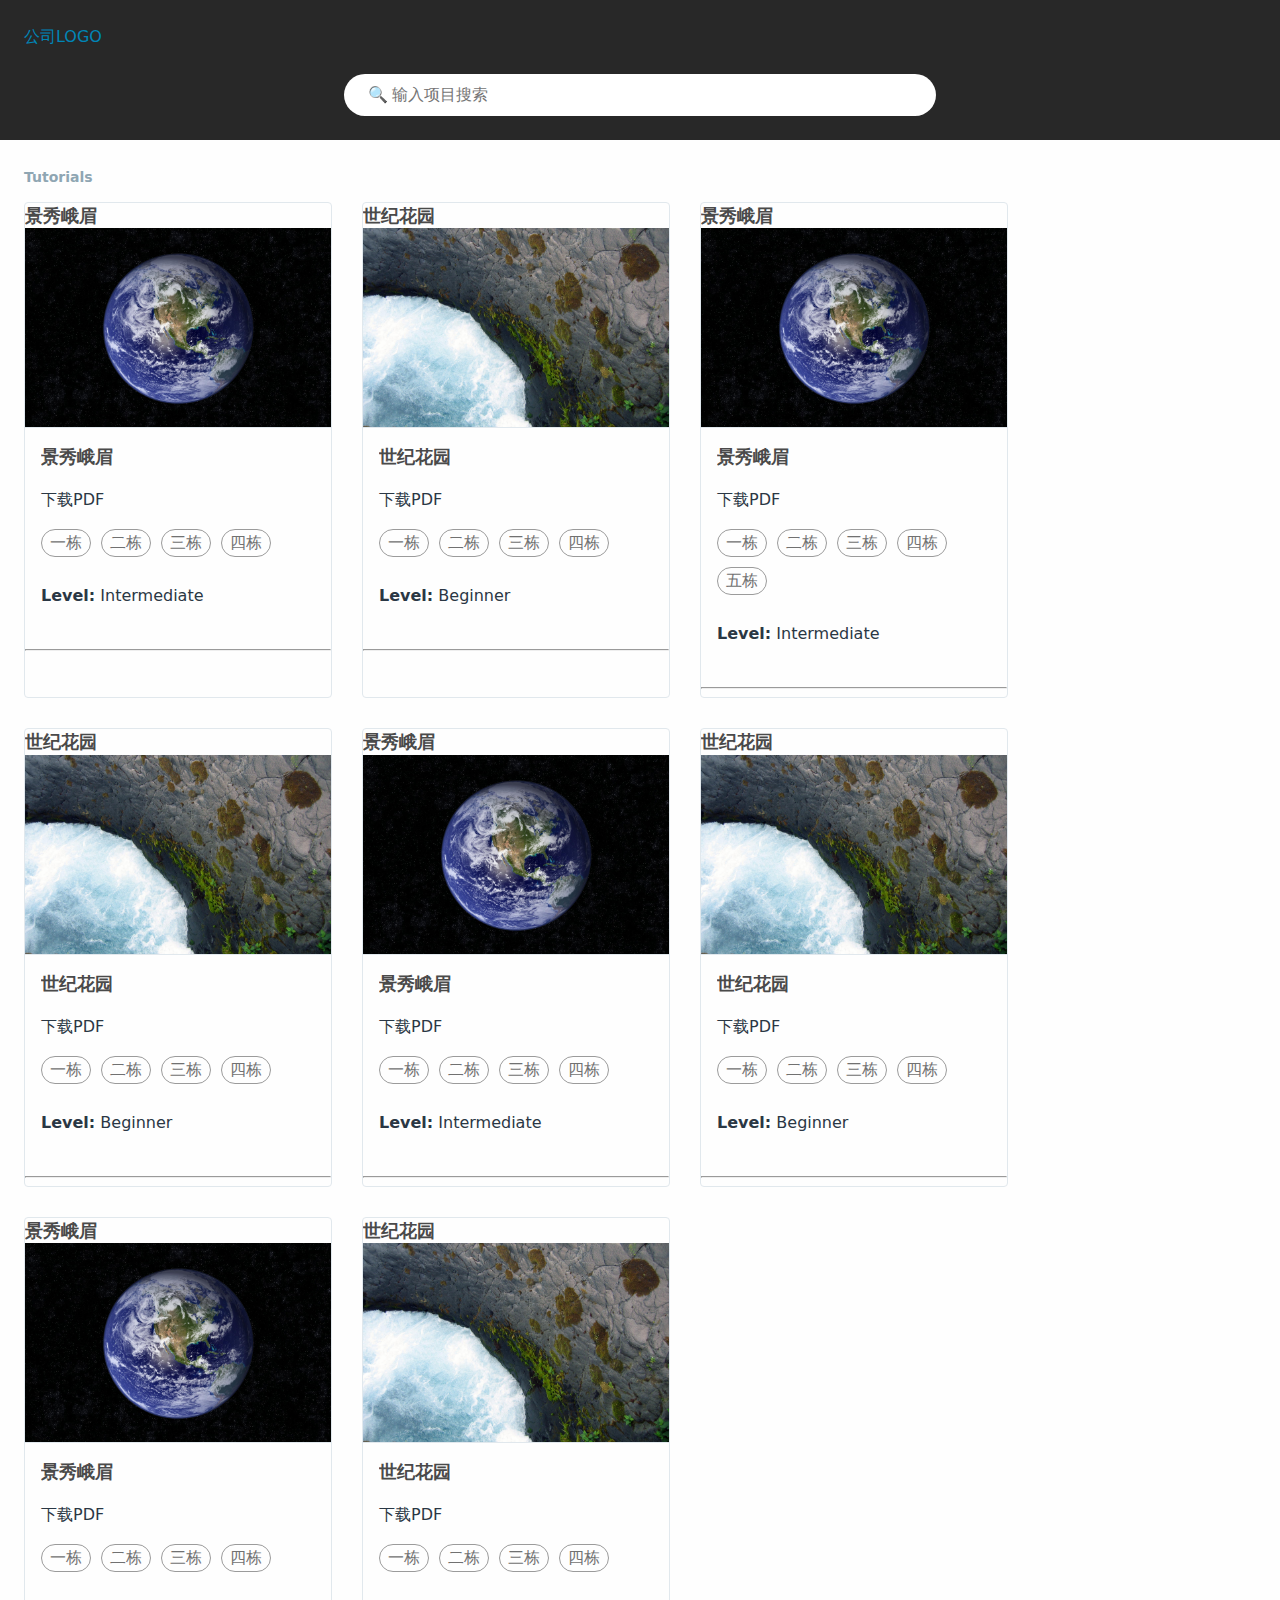
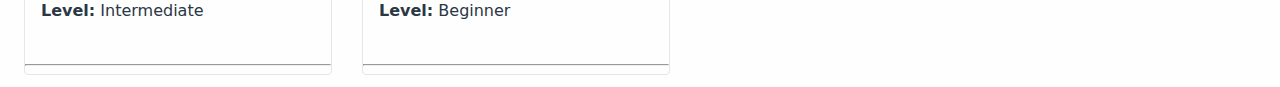
<file: hello-city.html>
<!DOCTYPE html>
<html lang="en">
<head>
    <meta charset="UTF-8">
    <meta name="viewport" content="width=device-width, initial-scale=1.0">
    <meta name="viewport" content="width=device-width, initial-scale=1, maximum-scale=1, user-scalable=no">
    <title>website search demo</title>
    <link rel="stylesheet" href="styles/search.css">
</head>
<body>
    <header>
        <div class="container header-content">
            <a href="index.html">
              公司LOGO
              <!-- <img alt="envato-tuts+" class="logo" src="https://static.tutsplus.com/packs/media/images/tuts_logo-ae9e557ae6c08db82f47e6047900e39b.svg"> -->
            </a>
            <!-- <img alt="envato-tuts+" class="logo" > -->
        
            <div class="search-bar">
              <input id="search" type="search" placeholder="&#x1F50D; 输入项目搜索" list="search-suggestions" autocomplete="off"/>
              
              <datalist id="search-suggestions">
                  <option value="景秀峨眉">
                  <option value="世纪花园">
                  <option value="jxem">
              </datalist>
            </div>
        </div>
    </header>
    
      <main class="container">
        <div class="profile__posts">
          <div class="search-display"></div>
          <div class="card-header">
            <div class="card-header__title">Tutorials</div>
          </div>
          <div class="posts-container">
          </div>
        </div>
      </main>
    <!-- <header>
        <div class="search-bar">
            <input 
              id="search" 
              type="search" 
              placeholder="Start typing to search..." 
              list="search-suggestions" 
              autocomplete="off"
            />
            
            <datalist id="search-suggestions">
              <option value="JavaScript">
              <option value="CSS">
              <option value="Accessibility">
              <option value="Web Design">
            </datalist>
        </div>
    </header>
    <main class="container">
        <div class="search-display"></div>
        
        <div class="posts-container"></div>
    </main> -->
    
    <script src="scripts/search.js"></script>
</body>
</html>
</file>
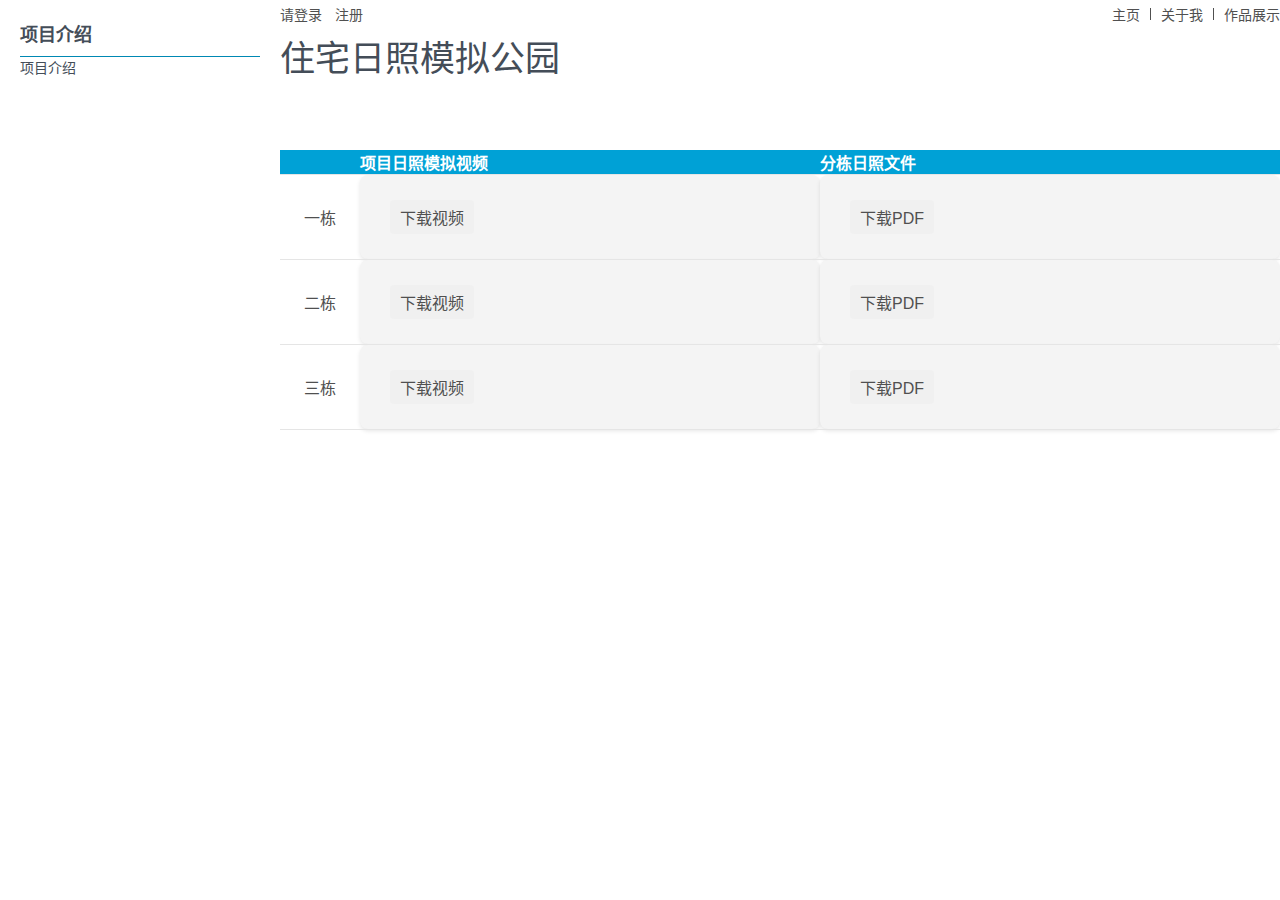
<file: hello-projects.html>
<!DOCTYPE html>
<html lang="zh-CN">
<head>
    <meta charset="UTF-8">
    <meta name="viewport" content="width=device-width, initial-scale=1.0">
    <title>Kun Di Arch projects</title>    
    <link rel="stylesheet" href="styles/hello-main-styles.css">
    <link rel="icon" href="images/logo.png" type="image/x-icon">
</head>
<body>
    <div class="container">
        <!-- 左侧栏 -->
        <div class="sidebar">
            <!-- 项目介绍 -->
            <div class="sidebar-block">
                <h2>项目介绍</h2>
                <p>
                    项目介绍
                </p>
            </div>
        </div>

        <!-- 右侧主内容区 -->
        <div class="main-content">
            <!-- 导航栏 -->
            <section class="navsection">
                <div class="fl">
                    <ul>
                        <ul><a href="#">请登录</a> &nbsp; <a href="#">注册</a></ul>
                    </ul>
                </div>
                <div class="fr">
                    <ul>
                        <li><a href="index.html">主页</a></li>
                        <li></li>
                        <li><a href="#news">关于我</a></li>
                        <li></li>
                        <li><a href="hello-city.html">作品展示</a></li>
                    </ul>
                </div>
            </section>
            <div class="main-content-title"><span>住宅日照模拟公园</span></div>
            <!-- 导航栏 -->
            <table>
                <thead>
                    <tr>
                        <th class="first-column"></th>
                        <th>项目日照模拟视频</th>
                        <th>分栋日照文件</th>
                    </tr>
                </thead>
                <tbody>
                    <tr>
                        <td  class="first-column">
                            <div>
                                <span>一栋</span>
                            </div>
                        </td>
                        <td>
                            <!-- <table class="inner-table">
                                <tr>
                                    <td>
                                        <img src="images/video2.jpg" alt="图片1">
                                    </td>
                                    <td>
                                        <img src="images/video2.jpg" alt="图片2">
                                    </td>
                                </tr>
                            </table> -->
                            <div class="card">
                                <div class="city-list">
                                    <!-- <span class="city" onclick="doDownloadFile('id')">下载</span> -->
                                    <a href="vedio/日照模拟.mp4" download class="city">下载视频</a>
                                </div>
                            </div>
                        </td>
                        <td>
                            <div class="card">
                                <div class="city-list">
                                    <!-- <span class="city" onclick="doDownloadFile('id')">下载</span> -->
                                    <a href="documents/乐山市景秀峨眉三期.pdf" download class="city">下载PDF</a>
                                </div>
                            </div>
                        </td>
                    </tr>
                    <tr>
                        <td class="first-column">
                            <div>
                                <span>二栋</span>
                            </div>
                        </td>
                        <td>
                            <div class="card">
                                <div class="city-list">
                                    <a href="vedio/日照模拟.mp4" download class="city">下载视频</a>
                                </div>
                            </div>
                        </td>
                        <td>
                            <div class="card">
                                <div class="city-list">
                                    <a href="documents/乐山市景秀峨眉三期.pdf" download class="city">下载PDF</a>
                                </div>
                            </div>
                        </td>
                    </tr>
                    <tr>
                        <td  class="first-column">
                            <div>
                                <span>三栋</span>
                            </div>
                        </td>
                        <td>
                            <div class="card">
                                <div class="city-list">
                                    <a href="vedio/日照模拟.mp4" download class="city">下载视频</a>
                                </div>
                            </div>
                        </td>
                        <td>
                            <div class="card">
                                <div class="city-list">
                                    <a href="documents/乐山市景秀峨眉三期.pdf" download class="city">下载PDF</a>
                                </div>
                            </div>
                        </td>
                    </tr>
                </tbody>
            </table>
        </div>
    </div>
    <script src="scripts/hello-main.js"></script>
</body>
</html>
</file>
<file: styles/search.css>
* {
    box-sizing: border-box;
  }
  
  body {
    min-width: 1200px;
    font: normal 16px/26px system-ui, Roboto, Arial, sans-serif;
    background: #fefefe;
    color: #2a3744;
    margin: 0;
    padding: 0;
    text-rendering: optimizeLegibility;
    -webkit-font-smoothing: antialiased;
    -webkit-text-size-adjust: none;
    overflow-x: hidden;
  }
  
  header {
    background: #282828;
    position: relative;
    font-family: system-ui, Roboto, sans-serif;
    min-height: 75px;
    display: flex;
    align-items: center;
    position: sticky;
    top: -54px;
    z-index: 2;
  }
  
  .logo {
    height: 24px;
  }
  
  a {
    color: #0085b6;
    text-decoration: none;
    border: none;
  }
  
  .container {
    max-width: 1440px;
    margin: 0 auto;
    padding: 24px 24px 0px;
    width: 100%;
  }
  
  .search-bar {
    display: flex;
    justify-content: center;
    padding: 24px;
  }
  
  .search-bar input {
    width: 50%;
    min-width: 300px;
    padding: 12px 24px;
    border-radius: 24px;
    font-size: 16px;
    border: 0px;
    outline: none;
  }
  
  .search-bar [list]::-webkit-list-button,
  .search-bar [list]::-webkit-calendar-picker-indicator {
    display: none !important;
  }
  
  .search-display {
    text-align: center;
  }
  
  .card-header__title {
    font-weight: 700;
    font-size: 14px;
    color: #8fa6b3;
  }
  
  .posts-container {
    display: flex;
    flex-wrap: wrap;
    gap: 30px;
    padding: 12px 0;
  }
  
  .post {
    position: relative;
    min-width: 300px;
    flex: 0 0 25%;
    border: 1px solid #e1e8ed;
    border-radius: 4px;
    min-height: 300px;
    height: auto;
    /* margin-left: 50px; */
  }
  
  .post-title {
    font: 700 18px/1.4em system-ui, Roboto, Arial, sans-serif;
    color: #4a4a4a;
    margin-top: 0;
    display: -webkit-box;
    -webkit-line-clamp: 3;
    -webkit-box-orient: vertical;
    overflow: hidden;
    text-overflow: ellipsis;
  }
  
  .post-image {
    width: 100%;
    height: 100%;
    object-fit: cover;
    object-position: top;
  }
  
  .post-content {
    padding: 16px;
  }
  
  .post-preview {
    overflow: hidden;
    width: 100%;
    text-align: center;
    display: block;
    margin: 0 auto;
    border-bottom: 1px solid #e1e8ed;
    line-height: 0;
    height: 200px;
  }
  
  .post-tag {
    display: inline-block;
    margin-right: 10px;
    margin-bottom: 10px;
    padding: 0 8px;
    color: #717171;
    border: 1px solid #9b9b9b;
    border-radius: 25px;
    white-space: nowrap;
  }
  
  .filter-container {
    display: flex;
    flex-wrap: wrap;
    justify-content: flex-start;
    gap: 10px;
    padding: 32px 0;
    border-top: 1px solid #e4e4e4;
    border-bottom: 1px solid #e4e4e4;
    margin-bottom: 32px;
  }
  
  .filter-button {
    transition: background-color 200ms, color 200ms;
    background-color: transparent;
    font: inherit;
    cursor: pointer;
    display: inline-block;
    padding: 0 8px;
    color: #717171;
    border: 1px solid #9b9b9b;
    border-radius: 25px;
    font-size: 14px;
    white-space: nowrap;
  }
  
  .filter-button:hover {
    background-color: #f3f3f3;
    color: #3a3a3a;
  }
  
  .filter-button.is-active {
    background-color: #0085b6;
    border-color: #0085b6;
    color: #fff;
  }
</file>
<file: styles/hello-main-styles.css>
* {
    margin: 0;
    padding: 0;
}

body {
    min-width: 1200px;
    font-family: "Helvetica Neue", Helvetica, Arial, sans-serif;
    background-color: #fff;
}

a {
    text-decoration: none;
    color: #505050;
}

li {
    list-style: none;
}
/* 头部 */
.header {
    background: #282828;
    position: relative;
    font-family: system-ui, Roboto, sans-serif;
    min-height: 75px;
    display: flex;
    align-items: center;
    position: sticky;
    /* top: -54px; */
    z-index: 2;
  }
  .logo {
    height: 24px;
  }

/* 设置导航栏样式 */
.nav {
    float: right;
    position: relative;
}

.nav ul {
    list-style-type: none;
    margin: 0;
    padding: 0;
    background-color: grey;
}
    
.nav li {
    float: left;
}
    
.nav li a {
    display: block;
    text-align: center;
    padding: 5px 10px;
    text-decoration: none;
}

/* 鼠标经过时改变背景颜色和字体颜色 */    
.nav li a:hover {
    color: #00A1D6;
}

.fl {
    float: left;
}
.fr {
    float: right;
}

/* 响应式设计 */
/* @media (max-width: 400px) {
    .fr {
        display: none;
    }
    
    .main-content-title {
        display: none;
    }

    .fl {
        width: 100%;
    }
} */

.navsection {
    height: 30px;
    line-height: 30px;
}

.navsection a {
    font-size: 14px;
}

.navsection ul li {
    float: left;
    font-size: 14px;
}

.navsection .fr ul li:nth-child(even) {
    height: 12px;
    margin: 8px 10px 0;
    width: 1px;
    background-color: #505050;
}

.navsection a:hover {
    color: #00A1D6;
}

/* 容器布局 */
.container {
    display: flex;
    min-height: 100vh;
}

/* 搜索框样式 */

.search-box input {
    width: 100%;
    padding: 10px;
    box-sizing: border-box;
    border: 1px solid #e5e5e5;
    border-radius: 4px;
    font-size: 14px;
    outline: none;
}

.search-box input:focus {
    border-color: #00A1D6;
}

/* 左侧栏样式 */
.sidebar {
    width: 280px;
    background-color: #fff;
    box-shadow: 2px 0 5px rgba(0, 0, 0, 0.1);
    box-sizing: border-box;
}

/* 左侧导航栏 */
/* 左侧栏分块样式 */
.sidebar {
    padding: 20px;
}

.sidebar-block {
    margin-bottom: 30px;
}

.sidebar-block h2 {
    margin-top: 0;
    color: #444D58;
    font-size: 18px;
    border-bottom: 1px solid #0088b3;
    padding-bottom: 10px;
}

.sidebar-block p {
    color: #444D58;
    line-height: 1.6;
    font-size: 14px;
}

.sidebar-block ul {
    list-style: none;
    padding: 0;
}

.sidebar-block ul li {
    margin-bottom: 10px;
}

.sidebar-block ul li a {
    color: #505050;
    text-decoration: none;
    font-size: 14px;
    display: flex;
    align-items: center;
    transition: color 0.3s ease;
}

.sidebar-block ul li a:hover {
    color: #00A1D6;
}

.sidebar-block ul li a i {
    margin-right: 10px;
    font-size: 16px;
}

/* 视频展示 */
#video-container{
    margin-top: 10px;
    width: 200px;
    height: 270px;
    margin-left: 20px;
}
/* 视频样式 */
#city-video {
    max-width: 100%; /* 视频宽度不超过父容器 */
    height: auto; /* 高度自适应 */
    border: 1px solid #ccc;
    border-radius: 4px;
}

.show-rpt {
    margin-top: 20px;
    width: 300px;
    height: 50px;
}
.show-rpt ul {
    list-style-type: none;
    margin: 0;
    padding: 0;
}

.show-rpt li {
    float: left;
    height: 65px;
    width: 65px;
}

.show-rpt img {
    max-width: 80%; /* 视频宽度不超过父容器 */
    height: auto; /* 高度自适应 */
}
  

/* 右侧主内容区样式 */
.main-content {
    flex: 1;
    box-sizing: border-box;
    background-color: #fff;
}

.main-content-title {
    height: 120px;
    font-size: 35px;
    color: #444D58;
}

.company-title {
    padding: 25px;
}

/* 搜索块样式 */
.search-block {
    display: flex;
    align-items: center;
}

.search-block label {
    margin-right: 10px;
    font-size: 14px;
    color: #505050;
}

.search-block select {
    padding: 8px 12px;
    border: 1px solid #e5e5e5;
    border-radius: 4px;
    font-size: 14px;
    outline: none;
    transition: border-color 0.3s ease;
}

.search-block select:focus {
    border-color: #00A1D6;
}

.titlepic {
    background-color: #ffffff;
    border-radius: 8px;
    box-shadow: 0 2px 4px rgba(0, 0, 0, 0.1);
    transition: transform 0.3s ease, box-shadow 0.3s ease;
}

/* 卡片式布局 */
.card {
    background-color: #f4f4f4;
    border-radius: 8px;
    box-shadow: 0 2px 4px rgba(0, 0, 0, 0.1);
    padding: 20px;
    transition: transform 0.3s ease, box-shadow 0.3s ease;
}

.card:hover {
    transform: translateY(-5px);
    box-shadow: 0 4px 8px rgba(0, 0, 0, 0.2);
}

.card h2 {
    margin-top: 0;
    color: #00A1D6;
    font-size: 18px;
}

.card p {
    color: #505050;
    line-height: 1.6;
}

/* 按钮样式 */
.btn {
    display: inline-block;
    background-color: #00A1D6;
    color: white;
    border-radius: 4px;
    text-decoration: none;
    font-size: 14px;
    transition: background-color 0.3s ease;
}

.btn:hover {
    background-color: #0088b3;
}

.project-grid {
    height: 200;
    margin-top: 40px;
}

.project-grid {
    /* display: grid; */
    display: flex; /* 使用 Flexbox 布局 */
    grid-template-columns: repeat(auto-fill, minmax(200px, 1fr)); /* 自适应列数 */
    gap: 16px;
}

.project-item {
    background-color: #fff;
    border-radius: 8px;
    overflow: hidden;
    box-shadow: 0 2px 5px rgba(0, 0, 0, 0.1);
    cursor: pointer;
    transition: transform 0.2s, box-shadow 0.2s;
}

.project-item:hover {
    transform: translateY(-4px);
    box-shadow: 0 4px 10px rgba(0, 0, 0, 0.2);
}

.project-item img {
    width: 100%;
    height: auto;
    object-fit: cover;
}

.project-item p {
    padding: 10px;
    text-align: center;
    margin: 0;
}

/* 表格样式 */
table {
    width: 100%;
    border-collapse: collapse;
}

table th,
table td {
    text-align: left;
    border-bottom: 1px solid #e5e5e5;
}

table th {
    background-color: #00A1D6;
    color: white;
    font-weight: bold;
}

table td {
    color: #505050;
}

table tr:hover {
    background-color: #f9f9f9;
}

/* 第一列宽度固定为 50px */
table td:first-child,
table th:first-child {
    width: 80px;
    text-align: center;
}

.first-column {
    width: 120px;
    text-align: center;
 }

/* 城市列表样式 */
.city-list {
    display: flex;
    flex-wrap: wrap;
    gap: 10px;
    align-items: center;
    padding: 5px 10px;
    border-radius: 4px;
    cursor: pointer;
    transition: background-color 0.3s ease;
}

.city-list .city  {
    padding: 5px 10px;
    background-color: #f0f0f0;
    border-radius: 4px;
    cursor: pointer;
    transition: background-color 0.3s ease;
}

.city-list a:hover {
    background-color: #00A1D6;
    color: white;
}

.city-list .more-icon {
    cursor: pointer;
    color: #00A1D6;
    font-size: 14px;
}

/* 模态框样式 */
.modal {
    display: none;
    position: fixed;
    top: 0;
    left: 0;
    width: 100%;
    height: 100%;
    background-color: rgba(0, 0, 0, 0.5);
    justify-content: center;
    align-items: center;
    z-index: 1000;
}

.modal-content {
    background-color: white;
    border-radius: 8px;
    max-width: 500px;
    width: 100%;
    text-align: center;
}

.modal-content .city-list {
    display: flex;
    flex-wrap: wrap;
    gap: 10px;
    justify-content: center;
}

.modal-content .close {
    padding: 8px 16px;
    background-color: #00A1D6;
    color: white;
    border: none;
    border-radius: 4px;
    cursor: pointer;
}

/* 响应式设计 */
/* @media (max-width: 768px) {
    .sidebar {
        display: none;
    }

    .main-content {
        width: 100%;
    }
} */

/* 内容区域样式 */
.city-grid {
    display: none;
    margin-top: 60px;
}

.city-grid.active {
    display: block;
}


.search-bar {
    position: relative;
    font-family: system-ui, Roboto, sans-serif;
    min-height: 75px;
    display: flex;
    align-items: center;
    position: sticky;
    z-index: 2;
  }
  
  .search-bar input {
    background-color: #ccc;
    width: 400px;
    padding: 12px 24px;
    margin-left: 25px;
    border-radius: 24px;
    font-size: 16px;
    border: 0px;
    outline: none;
  }
  
  .search-bar [list]::-webkit-list-button,
  .search-bar [list]::-webkit-calendar-picker-indicator {
    display: none !important;
  }
  
  .search-display {
    text-align: center;
  }
  
  /* city page */
  .post {
    position: relative;
    min-width: 300px;
    flex: 0 0 25%;
    border: 1px solid #e1e8ed;
    border-radius: 4px;
    min-height: 210px;
    height: auto;
  }
  .proj-title {
    float: left;
    font: 700 18px/1.4em system-ui, Roboto, Arial, sans-serif;
    color: #4a4a4a;
    margin-top: 0;
    display: -webkit-box;
    -webkit-line-clamp: 3;
    -webkit-box-orient: vertical;
    overflow: hidden;
    text-overflow: ellipsis;
    
  }

.proj-preview {
    float: left;
    width: 300px;
    height: 200px;
    background-color: wheat;
}

.proj-image {
    width: 100%;
    height: 100%;
    object-fit: cover;
    object-position: top;
}

.proj-content {
    float: left;
    width: 300px;
    height: 200px;
    background-color: thistle;
}
.proj-detail {
    padding: 40px;
}
</file>
